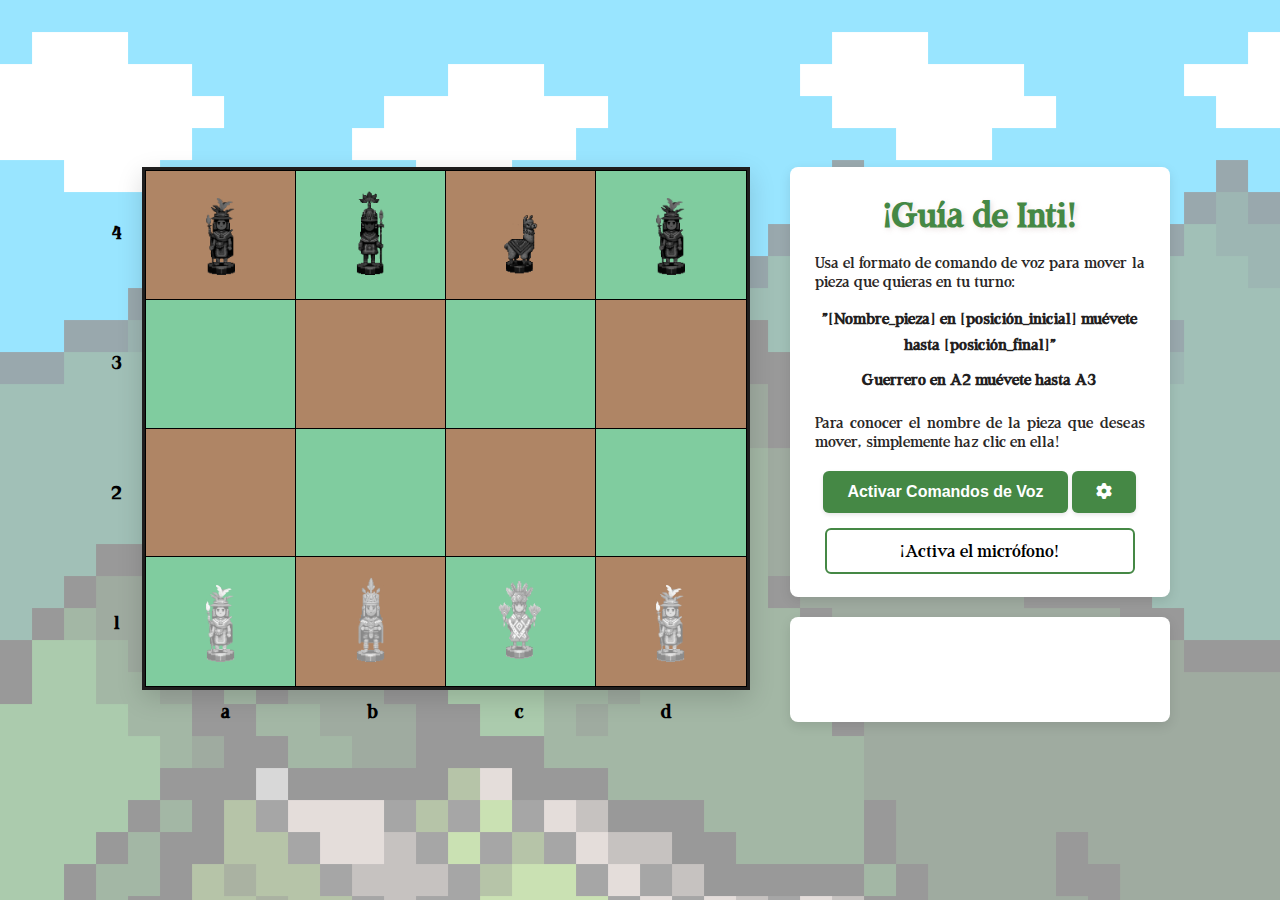
<file: Juego.html>
<!DOCTYPE html>
<html lang="es">

<head>
  <meta charset="UTF-8">
  <meta name="viewport" content="width=device-width, initial-scale=1.0">
  <link href="https://cdnjs.cloudflare.com/ajax/libs/font-awesome/6.0.0-beta3/css/all.min.css" rel="stylesheet">

  <title>Inka Chess</title>
  <link rel="stylesheet" href="./styles/tablero.css">
  <link rel="stylesheet" href="./styles/final.css">
</head>

<body>
  <div id="board-container">
    <div class="board-wrapper">
      <div id="coordinates-left">
        <div>4</div>
        <div>3</div>
        <div>2</div>
        <div>1</div>
      </div>

      <div id="board"></div>

      <div id="coordinates-bottom">
        <div>a</div>
        <div>b</div>
        <div>c</div>
        <div>d</div>
      </div>
    </div>

    <div>
      <div id="instructions">
        <h2>¡Guía de Inti!</h2>
        <p>Usa el formato de comando de voz para mover la pieza que quieras en tu turno:</p>
        <h4>"[Nombre_pieza] en [posición_inicial] muévete hasta [posición_final]"</h4>
        <h4>Guerrero en A2 muévete hasta A3</h4>
        <p>Para conocer el nombre de la pieza que deseas mover, simplemente haz clic en ella!</p>
        <div id="config">
          <button id="voice-btn">Activar Comandos de Voz</button>
          <button id="ConfiguracionButton"><i class="fa-solid fa-gear"></i></button>
        </div>

        <div id="status">¡Activa el micrófono!</div>

      </div>

      <div id="Turnos">
      </div>
    </div>
  </div>

  <div id="modal" class="modal">
    <div class="modal-content">
      <p id="modal-message"></p>
      <button id="retry-button">Reintentar</button>
      <button id="exit-button">Salir</button>
    </div>
  </div>

  <!-- Modal de Menú -->
  <div id="menuModal" class="modalMenu">
    <div class="modalMenu-content">
      <span class="close">&times;</span>
      <h2 id="configuración-de-audio" class="mb-4">Configuración de Audio</h2>
      <div id="audioControl" class="d-grid gap-3">
        <button id="muteSButton" class="buttonMenu">Mutear Sonido</button>
        <button id="muteButton" class="buttonMenu">Mutear Música</button>
        <input type="range" id="volumeSlider" class="form-range" min="0" max="100" value="50">
      </div>
    </div>
  </div>

  <script type="module" src="./scripts/tablero.js"></script>
  <script src="./scripts/modales.js"></script>
  <script src="./scripts/audio.js"></script>
</body>

</html>
</file>
<file: styles/tablero.css>
@font-face {
  font-family: "mi fuente";
  src: url(../fondo/fgh.ttf);
}


body {
  font-family: "mi fuente";
  background: url(../imagenes/fondo-inicio.png);
  background-size: cover;
  color: #333;
  margin: 0;
  height: 100vh;
  position: relative;
  display: flex;
  justify-content: center;
  align-items: center;
  text-align: center;
}

body::before {
  content: "";
  position: absolute;
  top: 0;
  left: 0;
  width: 100%;
  height: 100%;
  background-color: rgba(255, 255, 255, 0.6);
  z-index: -1;
}

#board-container {
  display: flex;
  justify-content: center;
  align-items: stretch;
  gap: 40px;
  flex-wrap: wrap;
  max-width: 1200px;
  padding: 20px;
}

#board {
  display: grid;
  grid-template-columns: repeat(4, 1fr);
  /* 1fr se adapta al tamaño disponible */
  grid-template-rows: repeat(4, 1fr);
  /* Lo mismo para las filas */
  gap: 0;
  padding: 3px;
  padding-right: 5px;
  padding-bottom: 5px;
  box-shadow: 0 8px 24px rgba(0, 0, 0, 0.15);
  background-color: rgb(31, 30, 30);
  width: 600px;
  height: 515px;
}

.cell {
  display: flex;
  align-items: center;
  justify-content: center;
  width: 100%;
  /* Ajusta el ancho de las celdas al 100% del espacio disponible */
  height: 100%;
  /* Ajusta la altura de las celdas al 100% del espacio disponible */
  font-size: 40px;
  font-weight: bold;
  transition: transform 0.2s ease;
  cursor: pointer;
  border: 1px solid #000;
}

/* Estilo para las imágenes dentro de las celdas */
.cell img {
  width: 60px;
  /* Ajusta este valor según el tamaño que desees */
  height: 85px;
  margin-bottom: 5px;
  object-fit: contain;
  transition: transform 0.2s ease;
}

.cell:hover img {
  transform: scale(1.2);
}

/* Patrón correcto de ajedrez */
.cell:nth-child(1),
.cell:nth-child(3),
.cell:nth-child(6),
.cell:nth-child(8),
.cell:nth-child(9),
.cell:nth-child(11),
.cell:nth-child(14),
.cell:nth-child(16) {
  background-color: #af8565;
  /* Beige claro */
}

.cell:nth-child(2),
.cell:nth-child(4),
.cell:nth-child(5),
.cell:nth-child(7),
.cell:nth-child(10),
.cell:nth-child(12),
.cell:nth-child(13),
.cell:nth-child(15) {
  background-color: #80cc9f;
  /* Verde */
}

#instructions {
  background-color: white;
  padding: 25px;
  border-radius: 8px;
  box-shadow: 0 4px 12px rgba(0, 0, 0, 0.1);
  max-width: 400px;
  display: flex;
  flex-direction: column;
  margin-bottom: 20px;
  height: 380px;
  width: 330px;
}

#instructions-container {
  display: flex;
  flex-direction: column;
  align-items: center;
  gap: 15px;
}

#instructions h2 {
  color: #458845;
  margin: 2px;
  font-size: 35px;
  text-align: center;
  text-shadow: 2px 2px 5px rgba(190, 162, 162, 0.3); /* Sombra ligera en negro */
}

#instructions p {
  color: rgb(43, 40, 40);
  text-align: justify;
  margin-top: 15px;
  margin-bottom: 10px;
}

#instructions h4 {
  line-height: 1.6;
  margin: 5px;
  color: rgb(34, 32, 32);
  text-align: center;
}

#status {
  margin-top: 20px;
  font-size: 18px;
  font-weight: 500;
  color: black;
  text-align: center;
  padding: 10px;
  border: 2px solid #458845;
  border-radius: 6px;
  background-color: white;
  display: inline-block;
  min-width: 200px;
  margin: 10px;
  margin-top: 15px;
}

#config button {
  background-color: #458845;
  color: white;
  font-weight: bold;
  border: none;
  padding: 12px 24px;
  font-size: 16px;
  border-radius: 6px;
  cursor: pointer;
  margin-right: 0px;
  margin-bottom: 0px;
  margin-left: 0px;
  margin-top: 10px;
  transition: background-color 0.3s ease;
  box-shadow: 0 2px 4px rgba(0, 0, 0, 0.1);
}

#config button:hover {
  background-color: #725f59;
}

#Turnos {
  background-color: white;
  padding: 20px;
  border-radius: 8px;
  box-shadow: 0 4px 12px rgba(0, 0, 0, 0.1);
  max-width: 400px;
  display: flex;
  flex-direction: column;
  height:65px;
}

.Turnosp {
  line-height: 1.6;
  margin-left: 35px;
  color:rgb(34, 32, 32);
  text-align: left;
  margin-top: 5px;
  margin-bottom: 5px;
}

#Turnos i {
  margin-right: 8px;
}

#Turnos i {
  margin-right: 8px;
}

.board-wrapper {
  display: inline-grid;
  grid-template-columns: auto auto;
  grid-template-rows: auto auto;
  gap: 0;
  border-radius: 8px;
}

#coordinates-left {
  display: grid;
  grid-template-rows: repeat(4, 130px);
  align-items: center;
  padding-right: 20px;
  color: black;
  font-weight: bold;
  font-size: 1.2em;
}

#coordinates-bottom {
  grid-column: 2;
  display: grid;
  grid-template-columns: repeat(4, 147px);
  justify-items: center;
  padding: 10px;
  color: black;
  font-weight: bold;
  font-size: 1.2em;
}

.modal {
  display: none;
  position: fixed;
  z-index: 1;
  left: 0;
  top: 0;
  width: 100%;
  height: 100%;
  overflow: auto;
  font-family: "mi fuente";
  background-color: rgba(0, 0, 0, 0.5);
}

.modal-content {
  background-color: white;
  margin: 15% auto;
  padding: 20px;
  border: 1px solid #888;
  width: 80%;
  max-width: 400px;
  text-align: center;
}

.modal-content button {
  background-color: #458845;
  color: white;
  font-weight: bold;
  border: none;
  padding: 12px 24px;
  font-size: 16px;
  border-radius: 6px;
  cursor: pointer;
  margin-right: 0px;
  margin-bottom: 0px;
  margin-left: 0px;
  margin-top: 10px;
  transition: background-color 0.3s ease;
  box-shadow: 0 2px 4px rgba(0, 0, 0, 0.1);
}

.modal-content button:hover{
  background-color: #725f59;
}
</file>
<file: styles/final.css>
@font-face {
    font-family: "mi fuente";
    src: url(../fondo/fgh.ttf);
}

.modalMenu {
    display: none;
    position: fixed;
    top: 0;
    left: 0;
    width: 100%;
    height: 100%;
    background: rgba(0, 0, 0, 0.7);
    justify-content: center;
    align-items: center;
}

.modalMenu-content {
    background: #111010;
    padding: 3rem;
    border-radius: 15px;
    text-align: center;
    position: relative;
    width: 90%;
    max-width: 500px;
    box-shadow: 0 0 20px rgba(0, 0, 0, 0.5);
}

.modalMenu h2 {
    color: gold;
    font-size: 2.5rem;
    margin-bottom: 2rem;
    margin-top: 0px;
    text-shadow: 2px 2px 4px rgba(0, 0, 0, 0.5);
}

.close {
    position: absolute;
    top: 15px;
    right: 25px;
    font-size: 2rem;
    cursor: pointer;
    color: gold;
    opacity: 1;
    text-shadow: 2px 2px 4px rgba(0, 0, 0, 0.5);
    transition: transform 0.2s;
}

.close:hover {
    transform: scale(1.2);
    opacity: 1;
    color: gold;
}

.buttonMenu-container {
    max-width: 300px;
}

.buttonMenu {
    background: #458845 !important;
    color: white !important;
    border: none !important;
    padding: 1rem 2rem !important;
    border-radius: 5px !important;
    transition: transform 0.2s, background 0.2s !important;
}

.buttonMenu:hover {
    background: #725f59 !important;
}
</file>
